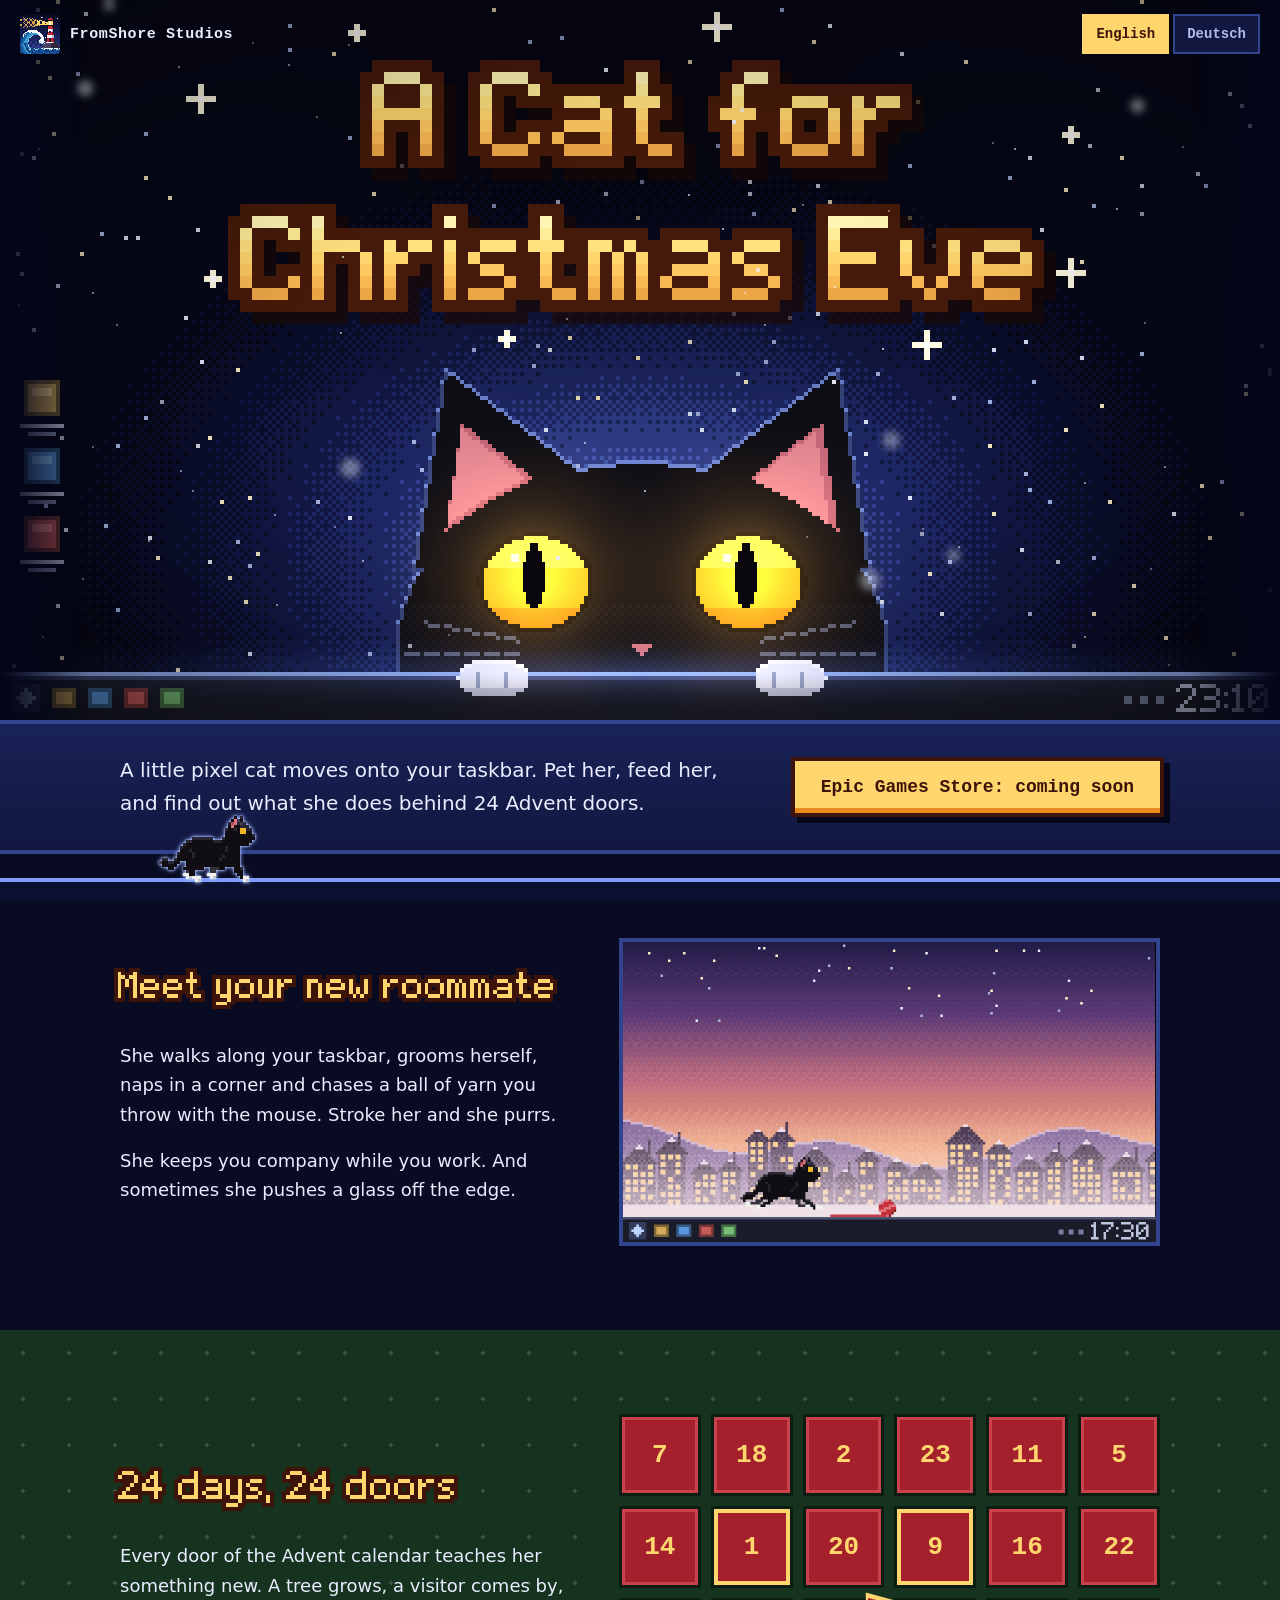
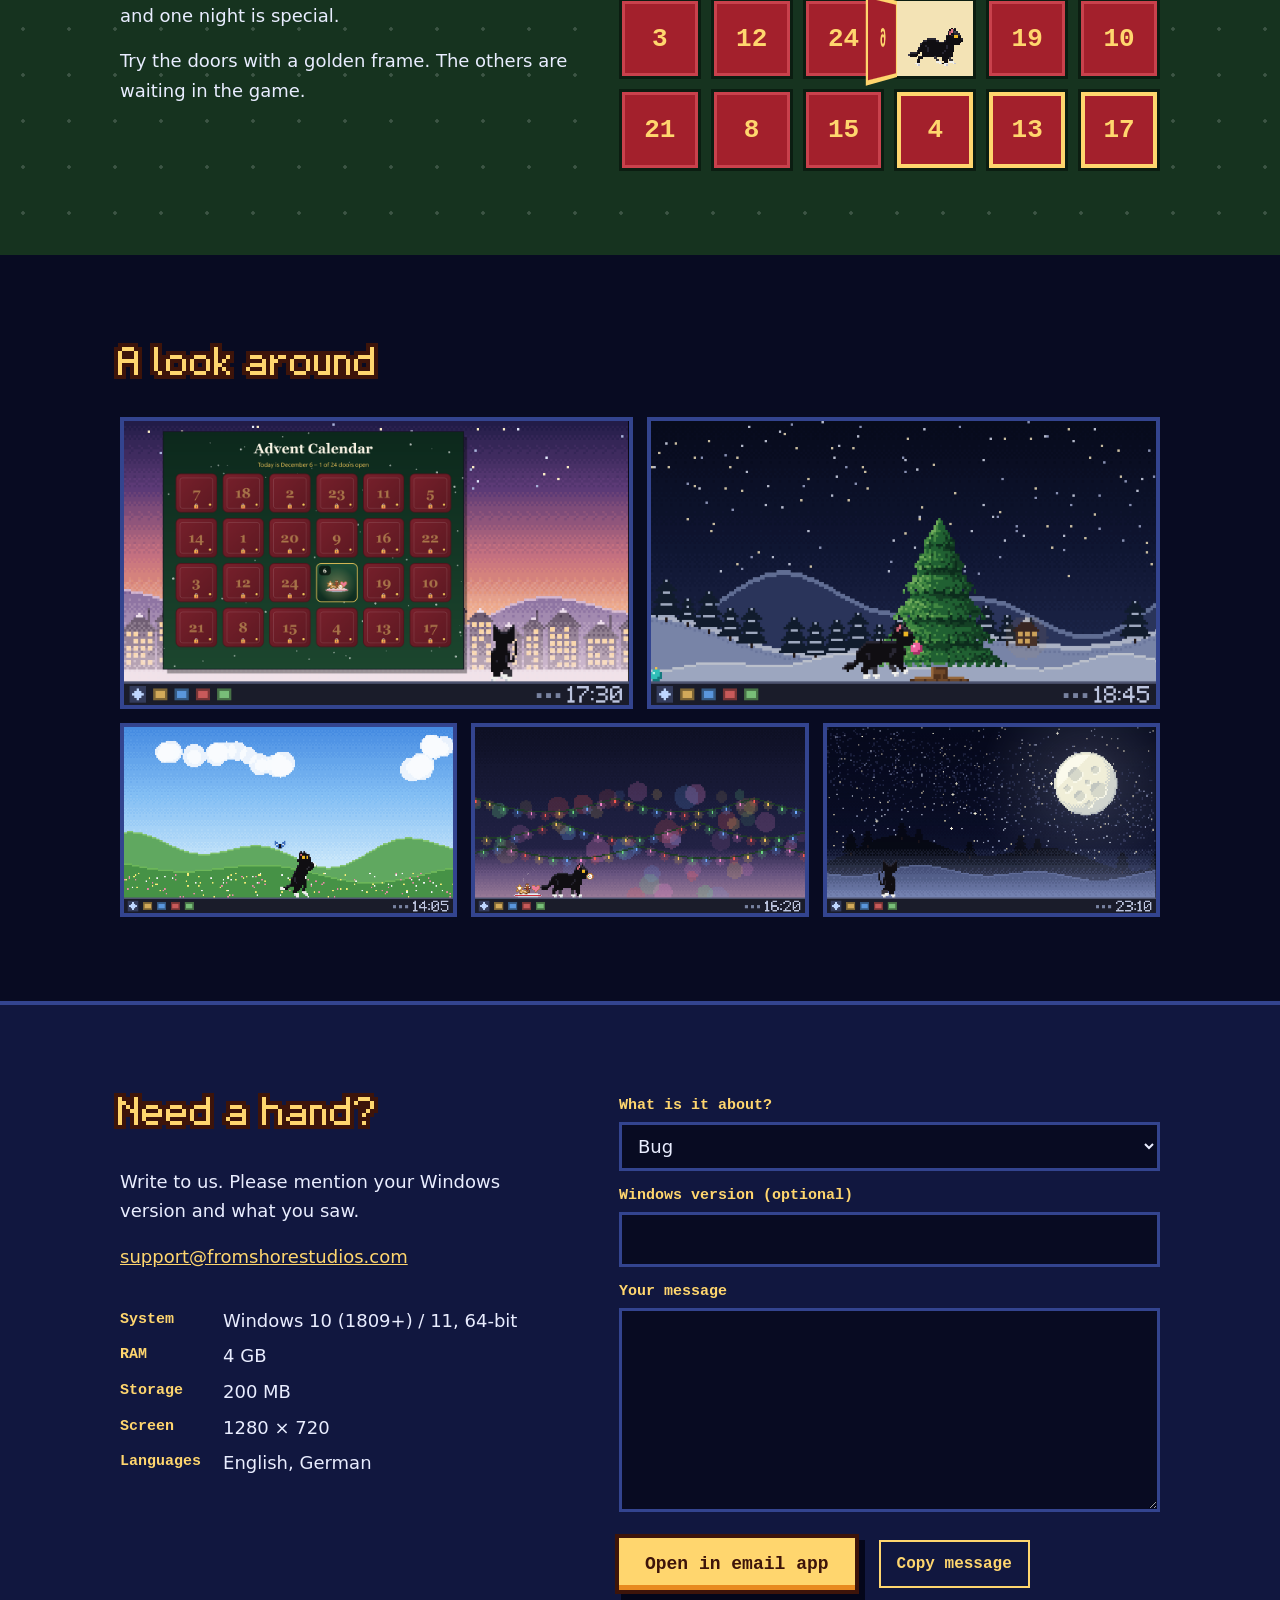
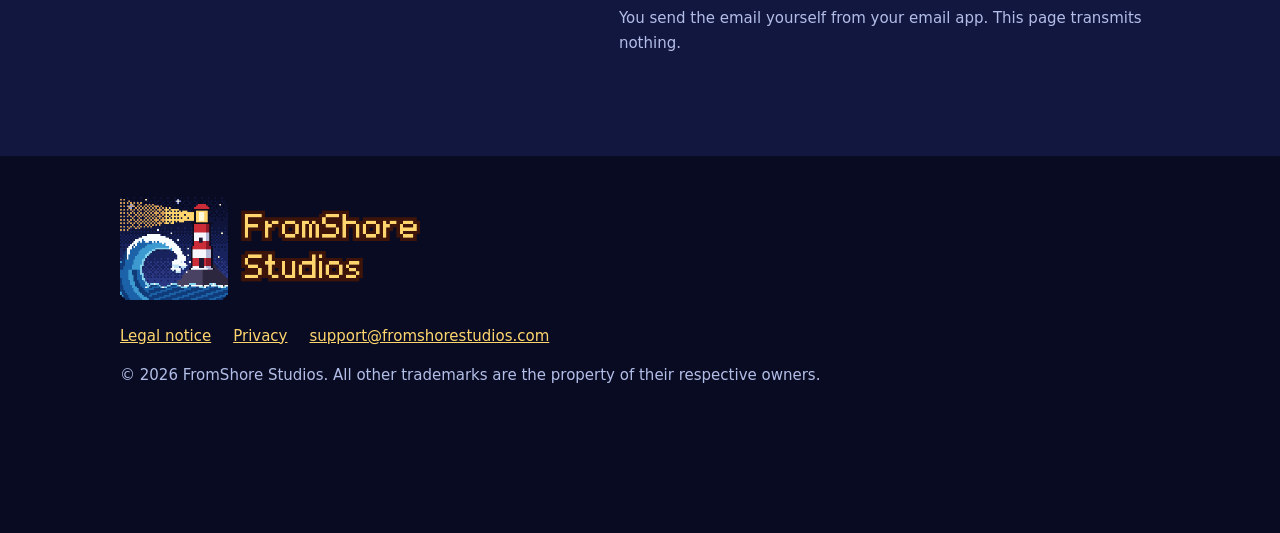
<file: index.html>
<!doctype html>
<html lang="en"><head><meta charset="utf-8"><meta name="viewport" content="width=device-width,initial-scale=1">
<title data-en="A Cat for Christmas Eve" data-de="A Cat for Christmas Eve">A Cat for Christmas Eve</title><link rel="icon" href="img/icon.png"><link rel="stylesheet" href="style.css?v=2"><meta name="description" content="A little pixel cat moves onto your taskbar. Open 24 Advent doors, each with a new surprise."><meta property="og:title" content="A Cat for Christmas Eve"><meta property="og:description" content="A little pixel cat moves onto your taskbar. Open 24 Advent doors, each with a new surprise."><meta property="og:image" content="https://fromshorestudios.com/img/social.png"></head><body>
<header class="top"><a class="brand" href="index.html"><img src="img/studio_small.png" alt="" width="40" height="40">FromShore Studios</a><div class="lang"><button type="button" data-setlang="en" lang="en">English</button><button type="button" data-setlang="de" lang="de">Deutsch</button></div></header>
<main>
<div class="hero"><div class="stage"><div style="position:relative"><picture><source media="(max-width:720px)" srcset="img/hero_tall.png" width="600" height="800"><img src="img/hero_wide.png" width="1280" height="720" alt="A Cat for Christmas Eve"></picture>
<canvas class="eye l" aria-hidden="true"></canvas><canvas class="eye r" aria-hidden="true"></canvas></div></div></div>
<div class="cta"><div class="in"><p><span data-l="en">A little pixel cat moves onto your taskbar. Pet her, feed her, and find out what she does behind 24 Advent doors.</span><span data-l="de" lang="de">Eine kleine Pixel-Katze zieht auf deine Taskleiste. Streichle sie, füttere sie und finde heraus, was hinter 24 Türchen passiert.</span></p>
<a class="btn" data-epic><span data-l="en">Epic Games Store: coming soon</span><span data-l="de" lang="de">Bald im Epic Games Store</span></a></div></div>
<section><div class="in two"><div><h2><img data-l="en" src="img/h_meet_en.png" alt="Meet your new roommate"><img data-l="de" src="img/h_meet_de.png" alt="Deine neue Mitbewohnerin"></h2>
<p><span data-l="en">She walks along your taskbar, grooms herself, naps in a corner and chases a ball of yarn you throw with the mouse. Stroke her and she purrs.</span><span data-l="de" lang="de">Sie läuft über deine Taskleiste, putzt sich, schläft in einer Ecke und jagt das Wollknäuel, das du mit der Maus wirfst. Streichelst du sie, schnurrt sie.</span></p>
<p><span data-l="en">She keeps you company while you work. And sometimes she pushes a glass off the edge.</span><span data-l="de" lang="de">Sie leistet dir bei der Arbeit Gesellschaft. Und manchmal schubst sie ein Glas von der Kante.</span></p></div><img class="shot" src="img/shot_1_yarn.png" alt="The cat chasing a ball of yarn" data-alt-en="The cat chasing a ball of yarn" data-alt-de="Die Katze jagt ein Wollknäuel" width="1280" height="720"></div></section>
<section class="days"><div class="in two"><div><h2><img data-l="en" src="img/h_days_en.png" alt="24 days, 24 doors"><img data-l="de" src="img/h_days_de.png" alt="24 Tage, 24 Türchen"></h2>
<p><span data-l="en">Every door of the Advent calendar teaches her something new. A tree grows, a visitor comes by, and one night is special.</span><span data-l="de" lang="de">Mit jedem Türchen lernt sie etwas Neues. Ein Baum wächst, Besuch kommt vorbei, und eine Nacht ist besonders.</span></p>
<p><span data-l="en">Try the doors with a golden frame. The others are waiting in the game.</span><span data-l="de" lang="de">Probier die Türchen mit goldenem Rahmen. Die anderen warten im Spiel.</span></p></div><div id="cal"></div></div></section>
<section><div class="in"><h2><img data-l="en" src="img/h_look_en.png" alt="A look around"><img data-l="de" src="img/h_look_de.png" alt="Ein Blick hinein"></h2><div class="grid"><img  src="img/shot_4_calendar.png" alt="The Advent calendar on the desktop" data-alt-en="The Advent calendar on the desktop" data-alt-de="Der Adventskalender auf dem Desktop" width="1280" height="720"><img  src="img/shot_5_tree.png" alt="The cat at the Christmas tree" data-alt-en="The cat at the Christmas tree" data-alt-de="Die Katze am Weihnachtsbaum" width="1280" height="720"><img  src="img/shot_2_butterfly.png" alt="The cat reaching for a butterfly" data-alt-en="The cat reaching for a butterfly" data-alt-de="Die Katze greift nach einem Schmetterling" width="1280" height="720"><img  src="img/shot_3_cookies.png" alt="The cat carrying a cookie" data-alt-en="The cat carrying a cookie" data-alt-de="Die Katze trägt ein Plätzchen" width="1280" height="720"><img  src="img/shot_6_night.png" alt="The cat watching the full moon" data-alt-en="The cat watching the full moon" data-alt-de="Die Katze schaut zum Vollmond" width="1280" height="720"></div></div></section>
<section class="sup" id="support"><div class="in two"><div><h2><img data-l="en" src="img/h_sup_en.png" alt="Need a hand?"><img data-l="de" src="img/h_sup_de.png" alt="Brauchst du Hilfe?"></h2>
<p><span data-l="en">Write to us. Please mention your Windows version and what you saw.</span><span data-l="de" lang="de">Schreib uns. Nenne bitte deine Windows-Version und was passiert ist.</span></p><p><a data-mail href="#"></a></p>
<dl><dt>System</dt><dd>Windows 10 (1809+) / 11, 64-bit</dd><dt>RAM</dt><dd>4 GB</dd><dt><span data-l="en">Storage</span><span data-l="de" lang="de">Speicher</span></dt><dd>200 MB</dd><dt><span data-l="en">Screen</span><span data-l="de" lang="de">Bildschirm</span></dt><dd>1280 × 720</dd><dt><span data-l="en">Languages</span><span data-l="de" lang="de">Sprachen</span></dt><dd><span data-l="en">English, German</span><span data-l="de" lang="de">Englisch, Deutsch</span></dd></dl></div>
<form id="contact">
<label for="c-topic"><span data-l="en">What is it about?</span><span data-l="de" lang="de">Worum geht es?</span></label>
<select id="c-topic"><option value="bug" data-en="Bug" data-de="Fehler">Bug</option><option value="question" data-en="Question" data-de="Frage">Question</option><option value="press" data-en="Press" data-de="Presse">Press</option><option value="other" data-en="Other" data-de="Sonstiges">Other</option></select>
<label for="c-win"><span data-l="en">Windows version (optional)</span><span data-l="de" lang="de">Windows-Version (freiwillig)</span></label>
<input id="c-win" maxlength="60" autocomplete="off">
<label for="c-msg"><span data-l="en">Your message</span><span data-l="de" lang="de">Deine Nachricht</span></label>
<textarea id="c-msg" rows="6" maxlength="1200" required></textarea>
<div class="row"><button class="btn live" type="submit"><span data-l="en">Open in email app</span><span data-l="de" lang="de">Im E-Mail-Programm öffnen</span></button>
<button class="plain" type="button" id="c-copy"><span data-l="en">Copy message</span><span data-l="de" lang="de">Nachricht kopieren</span></button></div>
<p class="hint"><span data-l="en">You send the email yourself from your email app. This page transmits nothing.</span><span data-l="de" lang="de">Du sendest die E-Mail selbst aus deinem E-Mail-Programm. Diese Seite überträgt nichts.</span></p>
<p class="hint" id="c-state" role="status"></p>
</form></div></section>
</main><footer class="in"><img class="slogo" src="img/studio_logo.png" alt="FromShore Studios" width="1068" height="384"><nav><a href="impressum.html"><span data-l="en">Legal notice</span><span data-l="de" lang="de">Impressum</span></a><a href="datenschutz.html"><span data-l="en">Privacy</span><span data-l="de" lang="de">Datenschutz</span></a><a data-mail href="#"></a></nav>
© 2026 FromShore Studios. <span data-l="en">All other trademarks are the property of their respective owners.</span><span data-l="de" lang="de">Alle anderen Marken sind Eigentum ihrer jeweiligen Inhaber.</span></footer>
<div class="bar"><button type="button" aria-label="Cat" data-aria-en="Make the cat run" data-aria-de="Katze losrennen lassen"><canvas id="pet"></canvas></button></div><script src="cat.js"></script><script src="site.js?v=2"></script></body></html>
</file>
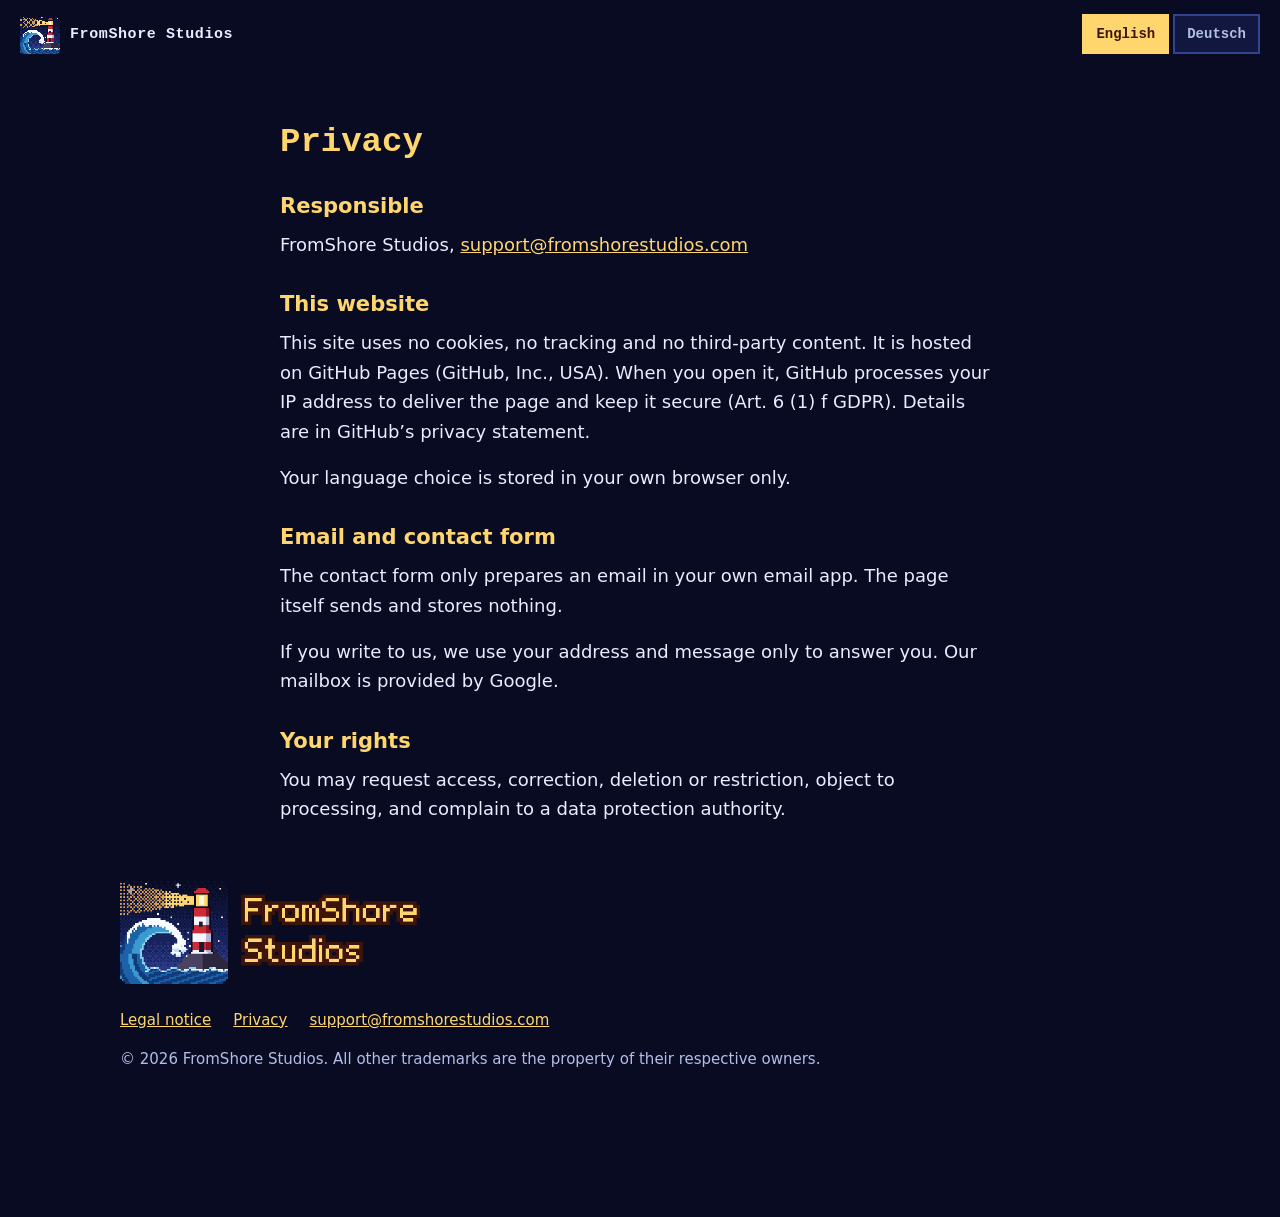
<file: datenschutz.html>
<!doctype html>
<html lang="en"><head><meta charset="utf-8"><meta name="viewport" content="width=device-width,initial-scale=1">
<title data-en="Privacy | FromShore Studios" data-de="Datenschutz | FromShore Studios">Privacy | FromShore Studios</title><link rel="icon" href="img/icon.png"><link rel="stylesheet" href="style.css?v=2"></head><body>
<header class="top"><a class="brand" href="index.html"><img src="img/studio_small.png" alt="" width="40" height="40">FromShore Studios</a><div class="lang"><button type="button" data-setlang="en" lang="en">English</button><button type="button" data-setlang="de" lang="de">Deutsch</button></div></header>
<main class="in legal"><h1><span data-l="en">Privacy</span><span data-l="de" lang="de">Datenschutz</span></h1>
<h3><span data-l="en">Responsible</span><span data-l="de" lang="de">Verantwortlich</span></h3><p>FromShore Studios, <a data-mail href="#"></a></p>
<h3><span data-l="en">This website</span><span data-l="de" lang="de">Diese Webseite</span></h3><p><span data-l="en">This site uses no cookies, no tracking and no third-party content. It is hosted on GitHub Pages (GitHub, Inc., USA). When you open it, GitHub processes your IP address to deliver the page and keep it secure (Art. 6 (1) f GDPR). Details are in GitHub’s privacy statement.</span><span data-l="de" lang="de">Diese Seite nutzt keine Cookies, kein Tracking und keine Inhalte Dritter. Sie liegt bei GitHub Pages (GitHub, Inc., USA). Beim Aufruf verarbeitet GitHub deine IP-Adresse, um die Seite auszuliefern und abzusichern (Art. 6 Abs. 1 lit. f DSGVO). Näheres steht in der Datenschutzerklärung von GitHub.</span></p>
<p><span data-l="en">Your language choice is stored in your own browser only.</span><span data-l="de" lang="de">Deine Sprachwahl wird nur in deinem eigenen Browser gespeichert.</span></p>
<h3><span data-l="en">Email and contact form</span><span data-l="de" lang="de">E-Mail und Kontaktformular</span></h3><p><span data-l="en">The contact form only prepares an email in your own email app. The page itself sends and stores nothing.</span><span data-l="de" lang="de">Das Kontaktformular bereitet nur eine E-Mail in deinem E-Mail-Programm vor. Die Seite selbst sendet und speichert nichts.</span></p><p><span data-l="en">If you write to us, we use your address and message only to answer you. Our mailbox is provided by Google.</span><span data-l="de" lang="de">Wenn du uns schreibst, nutzen wir Adresse und Nachricht nur für die Antwort. Unser Postfach wird von Google bereitgestellt.</span></p>
<h3><span data-l="en">Your rights</span><span data-l="de" lang="de">Deine Rechte</span></h3><p><span data-l="en">You may request access, correction, deletion or restriction, object to processing, and complain to a data protection authority.</span><span data-l="de" lang="de">Du kannst Auskunft, Berichtigung, Löschung oder Einschränkung verlangen, der Verarbeitung widersprechen und dich bei einer Datenschutzbehörde beschweren.</span></p></main><footer class="in"><img class="slogo" src="img/studio_logo.png" alt="FromShore Studios" width="1068" height="384"><nav><a href="impressum.html"><span data-l="en">Legal notice</span><span data-l="de" lang="de">Impressum</span></a><a href="datenschutz.html"><span data-l="en">Privacy</span><span data-l="de" lang="de">Datenschutz</span></a><a data-mail href="#"></a></nav>
© 2026 FromShore Studios. <span data-l="en">All other trademarks are the property of their respective owners.</span><span data-l="de" lang="de">Alle anderen Marken sind Eigentum ihrer jeweiligen Inhaber.</span></footer>
<script src="cat.js"></script><script src="site.js?v=2"></script></body></html>
</file>
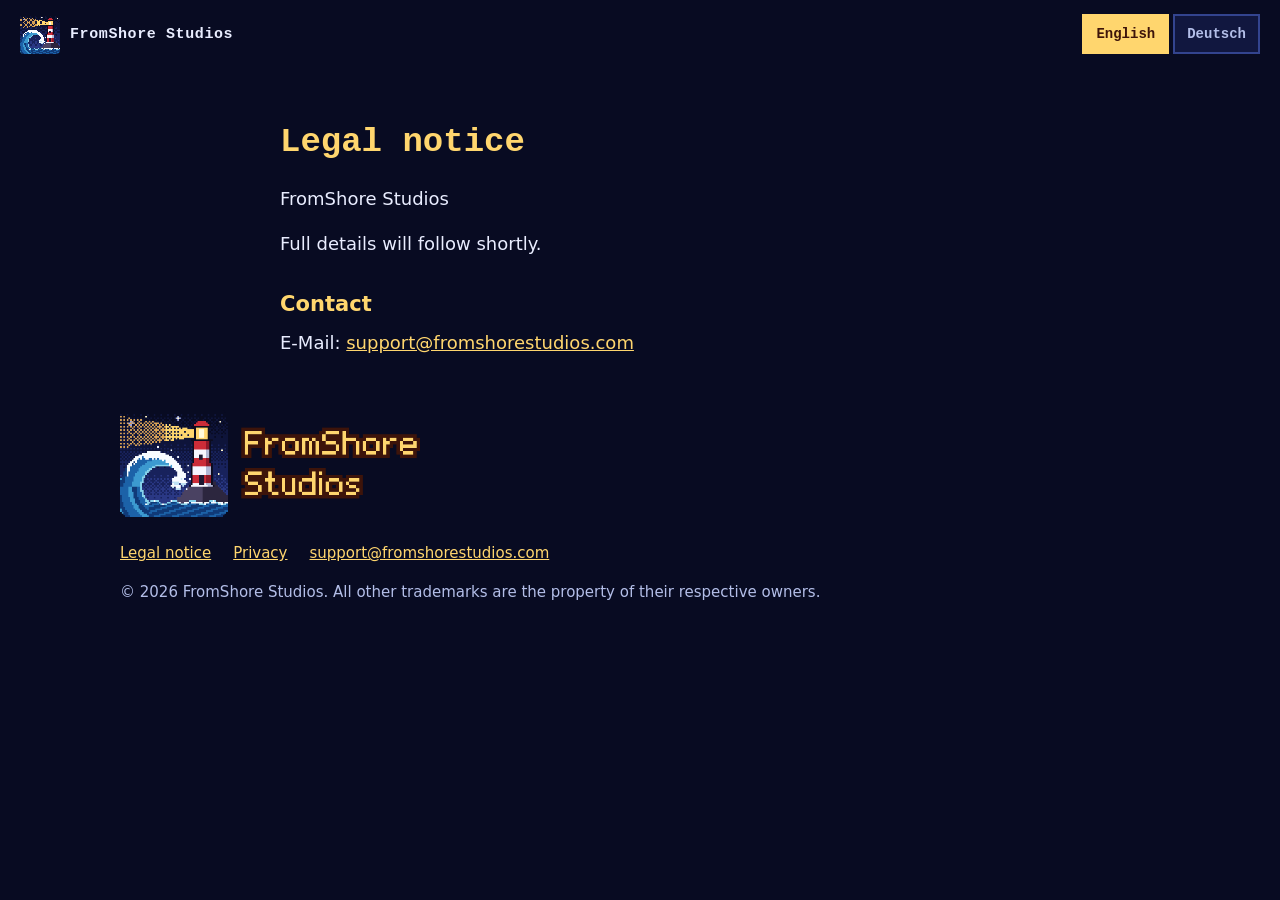
<file: impressum.html>
<!doctype html>
<html lang="en"><head><meta charset="utf-8"><meta name="viewport" content="width=device-width,initial-scale=1">
<title data-en="Legal notice | FromShore Studios" data-de="Impressum | FromShore Studios">Legal notice | FromShore Studios</title><link rel="icon" href="img/icon.png"><link rel="stylesheet" href="style.css?v=2"></head><body>
<header class="top"><a class="brand" href="index.html"><img src="img/studio_small.png" alt="" width="40" height="40">FromShore Studios</a><div class="lang"><button type="button" data-setlang="en" lang="en">English</button><button type="button" data-setlang="de" lang="de">Deutsch</button></div></header>
<main class="in legal"><h1><span data-l="en">Legal notice</span><span data-l="de" lang="de">Impressum</span></h1><p>FromShore Studios</p><!-- ADRESSE HIER: Name, Strasse, PLZ Ort, Land -->
<p><span data-l="en">Full details will follow shortly.</span><span data-l="de" lang="de">Die vollständigen Angaben folgen in Kürze.</span></p><h3><span data-l="en">Contact</span><span data-l="de" lang="de">Kontakt</span></h3><p>E-Mail: <a data-mail href="#"></a></p></main><footer class="in"><img class="slogo" src="img/studio_logo.png" alt="FromShore Studios" width="1068" height="384"><nav><a href="impressum.html"><span data-l="en">Legal notice</span><span data-l="de" lang="de">Impressum</span></a><a href="datenschutz.html"><span data-l="en">Privacy</span><span data-l="de" lang="de">Datenschutz</span></a><a data-mail href="#"></a></nav>
© 2026 FromShore Studios. <span data-l="en">All other trademarks are the property of their respective owners.</span><span data-l="de" lang="de">Alle anderen Marken sind Eigentum ihrer jeweiligen Inhaber.</span></footer>
<script src="cat.js"></script><script src="site.js?v=2"></script></body></html>
</file>
<file: style.css>
/* Aufbau: Nachthimmel, unten durchgehende Taskleiste mit laufender Katze */
:root{--night:#080b22;--deep:#11173f;--edge:#33448f;--ink:#e9edff;--soft:#b3bee8;--gold:#ffd66e;--amber:#e88a1f;--brown:#3d140a;--red:#a3202c;
 --body:"Trebuchet MS","Segoe UI",system-ui,sans-serif;--mono:Consolas,"Courier New",monospace;color-scheme:dark}
*{box-sizing:border-box}
body{margin:0;background:var(--night);color:var(--ink);font:18px/1.65 var(--body);padding-bottom:110px}
img{max-width:100%;display:block}
a{color:var(--gold)}
:focus-visible{outline:3px solid var(--gold);outline-offset:3px}
html[lang=en] [data-l=de],html[lang=de] [data-l=en]{display:none!important}
.in{max-width:1080px;margin-inline:auto;padding-inline:20px}
.top{position:absolute;inset:0 0 auto;z-index:3;display:flex;justify-content:space-between;align-items:center;padding:14px 20px;gap:12px}
.brand{font:700 15px var(--mono);letter-spacing:.04em;color:var(--ink);text-decoration:none}
.lang{display:flex;gap:4px}
.lang button{font:700 14px var(--mono);min-width:44px;min-height:40px;border:2px solid transparent;background:none;color:var(--soft);cursor:pointer}
.lang button[aria-pressed=true]{border-color:var(--gold);color:var(--gold)}
.stage{position:relative;max-width:min(1500px,calc((100vh - 170px)*16/9));margin:auto}
.hero{background:#04061a}
.stage picture img{width:100%;height:auto;mask-image:linear-gradient(90deg,transparent,#000 7%,#000 93%,transparent)}
.eye{position:absolute;image-rendering:pixelated;transform:translate(-50%,-50%);top:80.66%;width:8.9%}
.eye.l{left:41.7%}.eye.r{left:58.3%}
.cta{background:linear-gradient(#1a2358,var(--deep));border-block:4px solid var(--edge);padding-block:30px}
.cta .in{display:flex;gap:24px 40px;align-items:center;justify-content:space-between;flex-wrap:wrap}
.cta p{margin:0;max-width:56ch;font-size:20px;flex:1 1 340px}
.btn{display:inline-block;padding:16px 26px;font:700 18px var(--mono);color:var(--brown);background:var(--gold);text-decoration:none;box-shadow:inset 0 -5px 0 var(--amber),0 0 0 4px var(--brown),6px 6px 0 4px #04061a}
.btn.live:hover{background:#fff0b8}
.btn:not(.live){cursor:default}
section{padding-block:84px}
h2{margin:0 0 26px}
h2 img{image-rendering:pixelated;height:52px;width:auto;margin-left:-10px;object-fit:contain;object-position:left}
.two{display:grid;grid-template-columns:5fr 6fr;gap:48px;align-items:center}
.two>*{min-width:0}
.shot{border:4px solid var(--edge);width:100%;height:auto}
p{max-width:62ch;margin:0 0 16px}
.days{background:#16331f radial-gradient(#ffffff2b 1.5px,transparent 2px) 0 0/46px 46px}
#cal{display:grid;grid-template-columns:repeat(6,minmax(0,1fr));gap:10px}
.door{position:relative;aspect-ratio:1;overflow:visible;align-self:start;padding:0;border:3px solid #0b1d11;background:#f3e3b5;cursor:pointer;perspective:400px;display:flex;align-items:flex-end;justify-content:center;min-width:0}
.door canvas{image-rendering:pixelated;height:auto;margin-bottom:14%}
.leaf{position:absolute;inset:0;display:grid;place-items:center;background:var(--red);color:var(--gold);font:700 clamp(16px,2.4vw,26px) var(--mono);box-shadow:inset 0 0 0 3px #c9414c;transform-origin:left;transition:transform .5s}
.peek .leaf{box-shadow:inset 0 0 0 4px var(--gold)}
.door.open .leaf{transform:rotateY(-104deg)}
.shake{animation:shake .35s}
@keyframes shake{25%{transform:translateX(-4px)}50%{transform:translateX(4px)}75%{transform:translateX(-2px)}}
.grid{display:grid;grid-template-columns:repeat(6,minmax(0,1fr));gap:14px}
.grid img{grid-column:span 2;border:4px solid var(--edge);width:100%;height:auto}
.grid img:nth-child(-n+2){grid-column:span 3}
.sup{background:var(--deep);border-top:4px solid var(--edge)}
dl{display:grid;grid-template-columns:auto 1fr;gap:6px 22px;margin:0}
dt{font:700 15px/1.9 var(--mono);color:var(--gold)}
dd{margin:0}
footer{padding-block:36px;font-size:15px;color:var(--soft)}
footer nav{display:flex;gap:22px;flex-wrap:wrap;margin-bottom:14px}
a[data-mail]{overflow-wrap:anywhere}
.bar{position:fixed;inset:auto 0 0;height:22px;background:#0c1030;border-top:4px solid #7f9cff;z-index:5;pointer-events:none}
.bar button{position:absolute;left:0;bottom:18px;padding:0;border:0;background:none;cursor:pointer;pointer-events:auto;line-height:0}
#pet{image-rendering:pixelated;height:auto;filter:drop-shadow(0 0 1px #c5d3ff) drop-shadow(0 0 2px #8ea8ff)}
.legal{max-width:760px;padding-top:100px}
.legal h1{color:var(--gold);font:700 34px var(--mono)}
.legal h3{margin:28px 0 6px;color:var(--gold)}
.todo{background:var(--gold);color:var(--brown);padding:0 6px}
@media(max-width:720px){
 .two{grid-template-columns:minmax(0,1fr);gap:28px}
 section{padding-block:56px}
 .stage{padding-top:60px;max-width:none}.stage picture img{mask-image:none}
 .eye{top:78.59%;width:20.3%}.eye.l{left:31.08%}.eye.r{left:68.92%}
 #cal{grid-template-columns:repeat(4,minmax(0,1fr))}
 .grid img:nth-child(n){grid-column:span 6}
 .btn{width:100%;text-align:center}
 h2 img{height:auto;max-height:52px}
}
@media(prefers-reduced-motion:reduce){.leaf{transition:none}.shake{animation:none}}
.brand{display:flex;align-items:center;gap:10px}.brand img{image-rendering:pixelated;border-radius:4px}
.slogo{width:300px;height:auto;margin-bottom:24px}
form{display:grid;gap:8px}
form label{font:700 15px var(--mono);color:var(--gold);margin-top:8px}
form input,form select,form textarea{width:100%;font:inherit;color:var(--ink);background:var(--night);border:3px solid var(--edge);padding:10px 12px;min-height:48px}
form textarea{resize:vertical}
.row{display:flex;flex-wrap:wrap;gap:18px 24px;align-items:center;margin-top:18px}
button.btn{border:0;cursor:pointer}
.plain{font:700 16px var(--mono);color:var(--gold);background:none;border:2px solid var(--gold);padding:12px 16px;min-height:48px;cursor:pointer}
.hint{font-size:15px;color:var(--soft);margin:8px 0 0}
#support .two{align-items:start}
#support dl{margin-top:34px}
.lang button{border-color:var(--edge);background:var(--deep);padding:6px 12px}
.lang button[aria-pressed=true]{background:var(--gold);border-color:var(--gold);color:var(--brown)}
@media(max-width:420px){.lang button{font-size:13px;padding:6px 8px}.brand{font-size:13px;gap:8px}.top{padding-inline:14px}}
</file>
